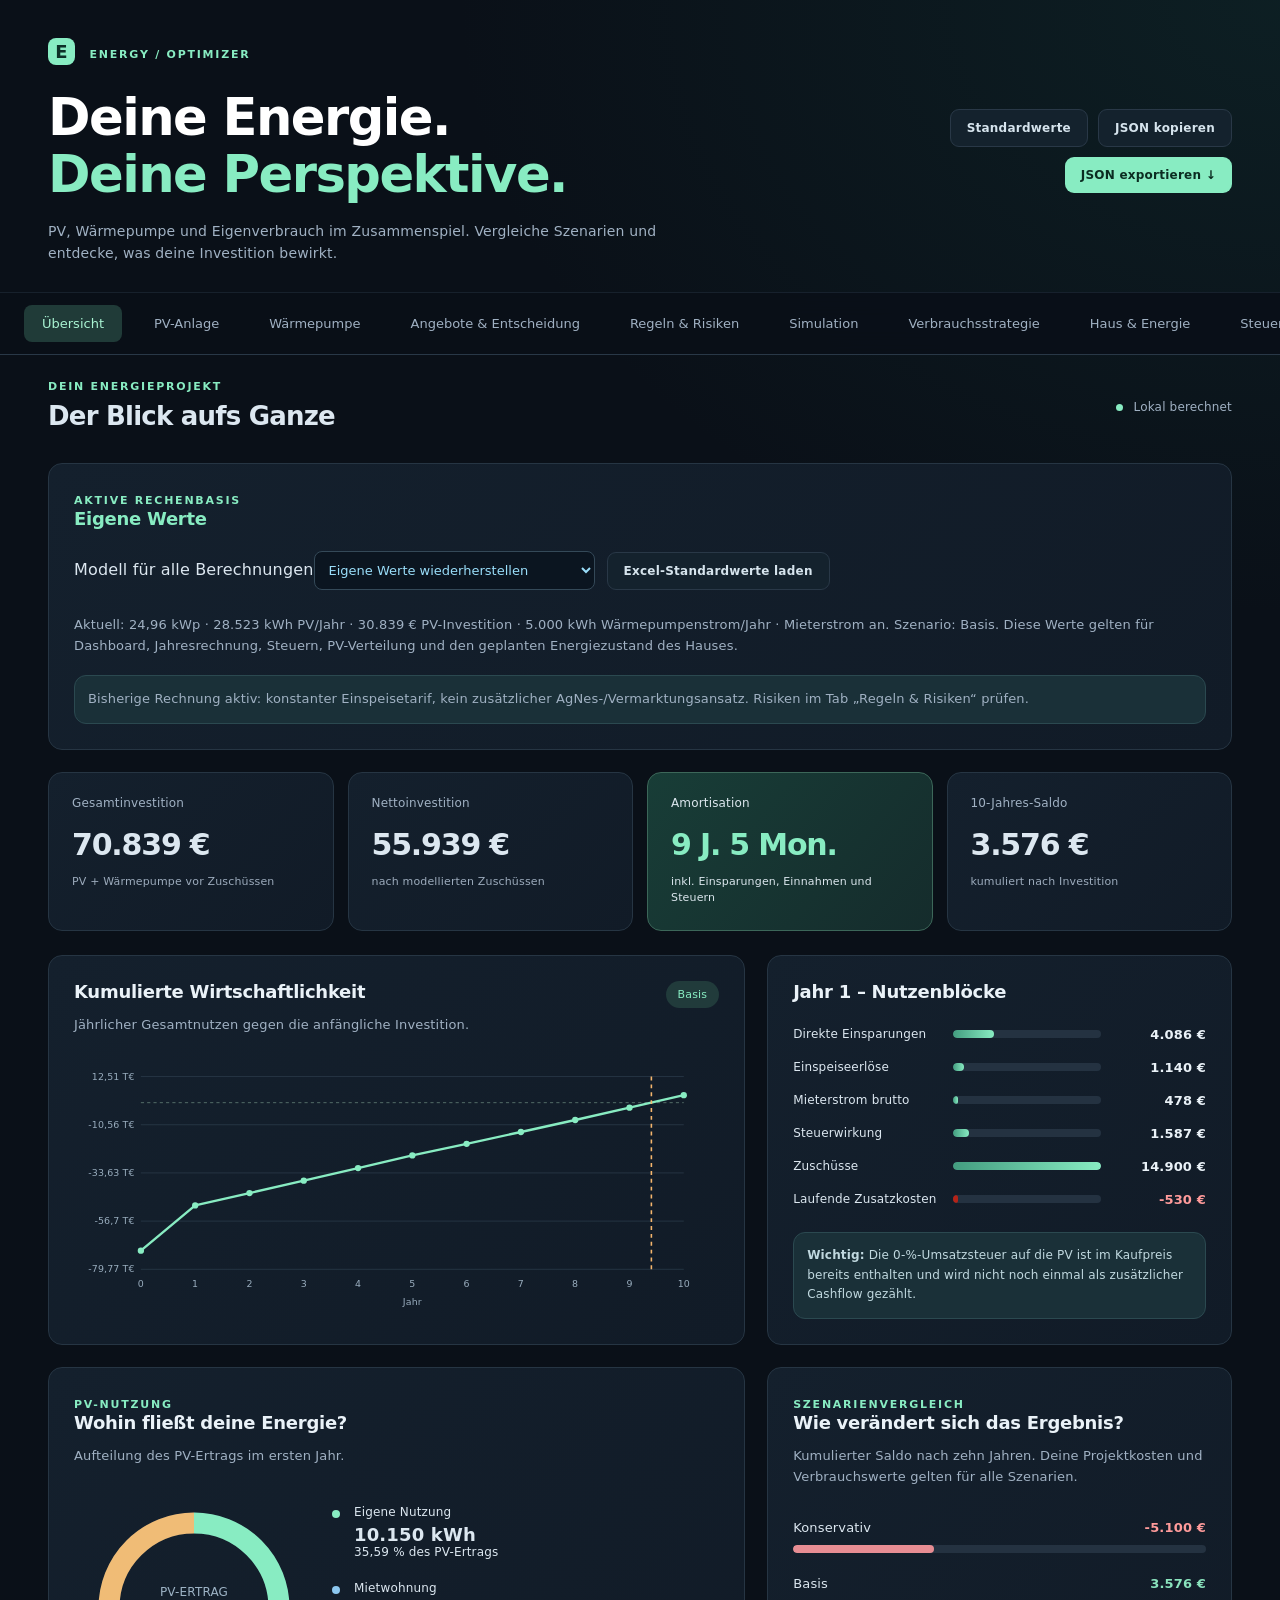
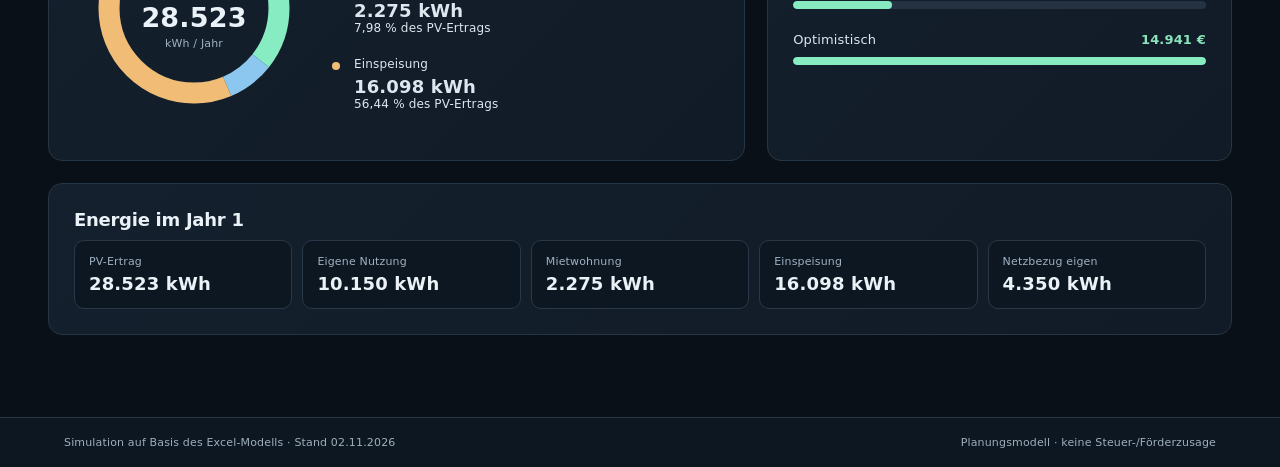
<file: index.html>
<!doctype html>
<html lang="de">
<head>
  <meta charset="utf-8" />
  <meta name="viewport" content="width=device-width,initial-scale=1" />
  <meta name="description" content="Interaktive Simulation für PV, Wärmepumpe, Speicher, Wallbox und Mieterstrom." />
  <title>PV + Wärmepumpe – Simulation & Informationsstrom</title>
  <link rel="stylesheet" href="styles.css" /><link rel="stylesheet" href="dark.css" />
</head>
<body>
<div class="ambient"></div>
  <header class="topbar">
    <div>
      <div class="eyebrow"><span class="brand-mark">E</span> ENERGY / OPTIMIZER</div>
      <h1>Deine Energie.<br><span>Deine Perspektive.</span></h1>
      <p>PV, Wärmepumpe und Eigenverbrauch im Zusammenspiel. Vergleiche Szenarien und entdecke, was deine Investition bewirkt.</p>
    </div>
    <div class="top-actions">
      <button id="resetBtn" class="button secondary">Standardwerte</button>
      <button id="shareBtn" class="button secondary">JSON kopieren</button><button id="downloadBtn" class="button">JSON exportieren ↓</button>
    </div>
  </header>

  <nav class="tabs" aria-label="Bereiche">
    <button class="tab active" data-tab="overview">Übersicht</button>
    <button class="tab" data-tab="pv">PV-Anlage</button>
    <button class="tab" data-tab="wp">Wärmepumpe</button>
    <button class="tab" data-tab="decision">Angebote & Entscheidung</button>
    <button class="tab" data-tab="regulation">Regeln & Risiken</button>
    <button class="tab" data-tab="simulation">Simulation</button>
    <button class="tab" data-tab="strategy">Verbrauchsstrategie</button>
    <button class="tab" data-tab="building">Haus & Energie</button>
    <button class="tab" data-tab="tax">Steuern & Förderung</button>
    <button class="tab" data-tab="assumptions">Annahmen</button>
  </nav>

  <main>
    <section id="regulation" class="panel"><div id="regulationApp"></div></section>
    <section id="decision" class="panel"><div id="decisionApp"></div></section>
    <section id="pv" class="panel"><div id="pvOverview"></div></section>
    <section id="wp" class="panel"><div id="wpOverview"></div></section>
    <section id="building" class="panel"><div id="propertyApp"></div></section>
    <section id="overview" class="panel active"><div class="section-intro"><div><span class="eyebrow">DEIN ENERGIEPROJEKT</span><h2>Der Blick aufs Ganze</h2></div><span class="live-label"><i></i> Lokal berechnet</span></div>
      <article class="card"><span class="eyebrow">AKTIVE RECHENBASIS</span><h2 id="activeModel">Eigene Werte</h2><label for="quickOfferSelect">Modell für alle Berechnungen</label><select id="quickOfferSelect"><option value="">Eigene Werte wiederherstellen</option></select><button id="restoreDefaults" class="button secondary">Excel-Standardwerte laden</button><p id="activeModelDetail"></p><p id="regulationActive" class="callout"></p></article><div class="hero-grid">
        <article class="hero-card">
          <span class="label">Gesamtinvestition</span>
          <strong id="kpiInvestment">–</strong>
          <small>PV + Wärmepumpe vor Zuschüssen</small>
        </article>
        <article class="hero-card">
          <span class="label">Nettoinvestition</span>
          <strong id="kpiNetInvestment">–</strong>
          <small>nach modellierten Zuschüssen</small>
        </article>
        <article class="hero-card accent">
          <span class="label">Amortisation</span>
          <strong id="kpiPayback">–</strong>
          <small>inkl. Einsparungen, Einnahmen und Steuern</small>
        </article>
        <article class="hero-card">
          <span class="label">10-Jahres-Saldo</span>
          <strong id="kpiTenYear">–</strong>
          <small>kumuliert nach Investition</small>
        </article>
      </div>

      <div class="two-col">
        <article class="card">
          <div class="card-head">
            <div>
              <h2>Kumulierte Wirtschaftlichkeit</h2>
              <p>Jährlicher Gesamtnutzen gegen die anfängliche Investition.</p>
            </div>
            <span id="scenarioPill" class="pill">Basis</span>
          </div>
          <div class="chart-scroll"><svg id="cashflowChart" class="chart" viewBox="0 0 820 330" role="img" aria-label="Kumulierte Wirtschaftlichkeit"></svg></div>
        </article>

        <article class="card">
          <h2>Jahr 1 – Nutzenblöcke</h2>
          <div id="benefitBars" class="bar-list"></div>
          <div class="callout">
            <strong>Wichtig:</strong> Die 0-%-Umsatzsteuer auf die PV ist im Kaufpreis bereits enthalten und wird nicht noch einmal als zusätzlicher Cashflow gezählt.
          </div>
        </article>
      </div>

      <div class="two-col"><article class="card"><div class="card-head"><div><span class="eyebrow">PV-NUTZUNG</span><h2>Wohin fließt deine Energie?</h2><p>Aufteilung des PV-Ertrags im ersten Jahr.</p></div></div><div class="donut-layout"><svg id="energyDonut" viewBox="0 0 240 240" role="img" aria-label="PV-Nutzung im ersten Jahr"></svg><div id="energyLegend" class="chart-legend"></div></div></article><article class="card"><span class="eyebrow">SZENARIENVERGLEICH</span><h2>Wie verändert sich das Ergebnis?</h2><p>Kumulierter Saldo nach zehn Jahren. Deine Projektkosten und Verbrauchswerte gelten für alle Szenarien.</p><div id="scenarioComparison" class="scenario-comparison"></div></article></div><article class="card">
        <h2>Energie im Jahr 1</h2>
        <div class="energy-summary">
          <div><span>PV-Ertrag</span><b id="energyPv">–</b></div>
          <div><span>Eigene Nutzung</span><b id="energyOwn">–</b></div>
          <div><span>Mietwohnung</span><b id="energyTenant">–</b></div>
          <div><span>Einspeisung</span><b id="energyFeed">–</b></div>
          <div><span>Netzbezug eigen</span><b id="energyGrid">–</b></div>
        </div>
      </article>
    </section>

    <section id="simulation" class="panel">
      <article class="card"><div class="card-head"><div><span class="eyebrow">ANGEBOTSVERGLEICH</span><h2>Dein Angebotsprofil</h2></div></div><label for="offerSelect">Angebot auswählen</label><select id="offerSelect"><option value="">Eigene Werte wiederherstellen</option></select><button id="applyOffer" class="button">Profilwerte übernehmen</button><p>Die Übernahme ersetzt PV-Kosten, Leistung, Ertrag, Speichergröße und Verbrauchsbasis. WP-Projektkosten, Tarife, Steuern und Förderannahmen bleiben deine aktuellen Planwerte. Szenario wird Manuell.</p><div id="offerDetail"></div><label for="tenantEnabled"><input id="tenantEnabled" type="checkbox"> PV-Strom an Einliegerwohnung verkaufen (§42b-Annahme)</label><p>Bei ausgeschaltetem Verkauf werden der Mietwohnung im Jahresmodell keine PV-kWh zugeordnet. Ihr Stromverbrauch wird separat extern gedeckt. Die gemeinsame physische PV*SOL-Bilanz lässt sich daraus nicht direkt reproduzieren. Abrechnungskosten fallen hier nur bei aktiviertem Verkauf an. Keine Prüfung von Vertrag, Messkonzept oder rechtlichen Voraussetzungen.</p></article>
      <div class="layout-sidebar">
        <aside class="card controls sticky">
          <div class="card-head">
            <div>
              <h2>Parameter</h2>
              <p>Blau markierte Werte sind steuerbar.</p>
            </div>
          </div>
          <label>Szenario
            <select id="scenarioSelect">
              <option>Konservativ</option>
              <option selected>Basis</option>
              <option>Optimistisch</option>
              <option>Manuell</option>
            </select>
          </label>
          <p class="control-unit">Änderungen wechseln zu „Manuell“. Szenarien ersetzen nur die Szenarioannahmen.</p><div id="inputControls"></div>
        </aside>

        <div class="stack">
          <article class="card">
            <h2>5- und 10-Jahres-Vergleich</h2>
            <div class="compare-grid">
              <div class="compare-card"><span>Direkte Einsparungen · 5 J.</span><b id="fiveSavings">–</b></div>
              <div class="compare-card"><span>Einnahmen · 5 J.</span><b id="fiveIncome">–</b></div>
              <div class="compare-card"><span>Steuervorteile · 5 J.</span><b id="fiveTax">–</b></div>
              <div class="compare-card"><span>Restkosten · 5 J.</span><b id="fiveResidual">–</b></div>
              <div class="compare-card"><span>Direkte Einsparungen · 10 J.</span><b id="tenSavings">–</b></div>
              <div class="compare-card"><span>Einnahmen · 10 J.</span><b id="tenIncome">–</b></div>
              <div class="compare-card"><span>Steuervorteile · 10 J.</span><b id="tenTax">–</b></div>
              <div class="compare-card"><span>Saldo · 10 J.</span><b id="tenResidual">–</b></div>
            </div>
          </article>

          <article class="card">
            <h2>Dein jährlicher Rückfluss</h2><p>Einsparungen, Erlöse und Steuerwirkungen im Zeitverlauf. Zuschüsse fallen im ersten Jahr an.</p><div class="chart-scroll"><svg id="annualChart" class="chart" viewBox="0 0 820 330" role="img" aria-label="Jährlicher Nettonutzen"></svg></div><h3>Jahres-Cashflow</h3>
            <div class="table-wrap">
              <table>
                <thead><tr><th>Jahr</th><th>Direkte Einsparung</th><th>Einspeisung</th><th>Mieterstrom</th><th>Steuer</th><th>Zuschüsse</th><th>Laufende Kosten</th><th>Nettonutzen</th><th>Kumuliert</th></tr></thead>
                <tbody id="cashflowTable"></tbody>
              </table>
            </div>
          </article>
        </div>
      </div>
    </section>

    <section id="strategy" class="panel">
      <div class="two-col strategy-top">
        <article class="card">
          <div class="card-head">
            <div>
              <h2>Informationsstrom nach Tageszeit</h2>
              <p>Wähle ein Zeitfenster. Die Reihenfolge darunter zeigt, wohin PV-Strom bevorzugt fließt.</p>
            </div>
          </div>
          <div id="timeButtons" class="time-buttons"></div>
          <div id="flowStage" class="flow-stage"></div>
        </article>

        <article class="card">
          <h2>Aktive Strategie</h2>
          <div class="strategy-controls">
            <label>Strategiemodus
              <select id="strategyMode">
                <option>Standard</option>
                <option selected>Optimal</option>
                <option>Max. Autarkie</option>
              </select>
            </label>
            <label>Batterie nutzbar <span id="batteryValue">17,52 kWh</span>
              <input id="batteryCapacity" type="range" min="0" max="60" step="0.001" value="17.52" />
            </label>
            <label>Mindest-SOC <span id="socMinValue">15 %</span>
              <input id="socMin" type="range" min="5" max="35" step="5" value="15" />
            </label>
            <label>Ziel-SOC 15 Uhr <span id="socTargetValue">85 %</span>
              <input id="socTarget" type="range" min="60" max="100" step="5" value="85" />
            </label>
          </div>
          <p class="model-note">Batteriegröße und SOC sind Betriebsvorgaben. Die Jahresrechnung verwendet Deckungsquoten und Strategiefaktoren; diese Regler verändern die Wirtschaftlichkeit nicht. Zusätzliche Speicherkosten sind nicht separat modelliert.</p><div class="callout"><strong>Grundregel:</strong> Direktverbrauch schlägt Speicherung. Das Auto soll nicht aus dem Hausspeicher geladen werden, wenn dadurch später Haushaltsstrom aus dem Netz gekauft werden muss.</div>
        </article>
      </div>

      <article class="card">
        <h2>Prioritätsmatrix</h2>
        <div class="priority-legend">
          <span><i class="p5"></i>5 höchste</span><span><i class="p4"></i>4 hoch</span><span><i class="p3"></i>3 mittel</span><span><i class="p2"></i>2 niedrig</span><span><i class="p1"></i>1 nur bei Überschuss</span>
        </div>
        <div class="table-wrap"><table id="priorityTable"></table></div>
      </article>
    </section>

    <section id="tax" class="panel">
      <div class="two-col">
        <article class="card">
          <h2>Förderung Wärmepumpe</h2>
          <div class="metric-list">
            <div><span>förderfähige Kosten</span><b id="taxEligible">–</b></div>
            <div><span>KfW Grundförderung</span><b id="taxBaseGrant">–</b></div>
            <div><span>Klimageschwindigkeitsbonus</span><b id="taxClimateGrant">–</b></div>
            <div><span>Mannheim / regional</span><b id="taxLocalGrant">–</b></div>
            <div class="total"><span>Gesamtzuschüsse</span><b id="taxGrantTotal">–</b></div>
          </div>
        </article>
        <article class="card">
          <h2>Steuerwirkung</h2>
          <div class="metric-list">
            <div><span>V+V-Erhaltungsaufwand</span><b id="taxDeductible">–</b></div>
            <div><span>Verteilung</span><b id="taxYears">–</b></div>
            <div><span>jährlicher V+V-Steuereffekt</span><b id="taxAnnual">–</b></div>
            <div><span>PV §35a einmalig</span><b id="tax35a">–</b></div>
            <div><span>0-%-USt PV (nur Info)</span><b id="taxVatInfo">–</b></div>
          </div>
        </article>
      </div>
      <article class="card warning">
        <h2>Hinweis</h2>
        <p>Das ist eine Planungsrechnung aus dem Excel-Modell, keine Steuer- oder Förderzusage. Förderbedingungen 2027, die konkrete Zuordnung des Zuschusses zum vermieteten Anteil und die steuerliche Behandlung sollten vor Antrag bzw. Steuererklärung nochmals geprüft werden.</p>
      </article>
    </section>

    <section id="assumptions" class="panel">
      <article class="card">
        <h2>So rechnet das Modell</h2><p id="modelCoverage"></p><p>Jahresmodell mit PV-Deckungsquoten, ohne Stundenprofile, Speicherverluste oder Abzinsung. Warmwasser ist im Wärmepumpenverbrauch enthalten. Amortisation wird innerhalb des Übergangsjahres linear interpoliert; Zuschüsse und einmalige Steuerwirkungen werden in Jahr 1 gebucht. Finanzierung ist nicht Bestandteil dieser App.</p>
        <p>Die Startwerte und die Rechenlogik stammen aus der korrigierten Excel-Datei vom 7. Oktober 2026. Das Web-Modell übernimmt insbesondere:</p>
        <ul>
          <li>Heidelberg-PV: 24,96 kWp, 30.839 €, ca. 28.523 kWh Ertrag im ersten Jahr.</li>
          <li>Wärmepumpe: Planwert 40.000 € und ca. 5.000 kWh Strombedarf/Jahr.</li>
          <li>Strom: 24 ct/kWh + 18 €/Monat, fünf Jahre Preisgarantie.</li>
          <li>Verbrauch: 6.500 kWh Haushalt, 3.000 kWh Wallbox, 5.000 kWh Wärmepumpe, 3.500 kWh Mietwohnung.</li>
          <li>Mieterstrom/Gebäudestrom und Einspeisevergütung werden getrennt als Einnahmen ausgewiesen.</li>
          <li>V+V-Steuerwirkung kann über 2–5 Jahre verteilt werden; Standard ist 5 Jahre.</li>
        </ul><p>Korrigierte Bezüge: Mieterstromdeckung wird aus Basisdeckung × Strategiefaktor ermittelt (Verbrauchsstrategie!G10). V+V verwendet den vermieteten Flächenanteil, PV-Arbeitskosten den selbstgenutzten Anteil. Förder- und Steuerwerte sind editierbare Annahmen aus der Excel, keine aktuell verifizierten Ansprüche.</p>
      </article>
      <article class="card">
        <h2>GitHub Pages</h2>
        <p>Die App benötigt keinen Server, keine Datenbank und keine externen JavaScript-Bibliotheken. Dadurch kann sie direkt aus dem Repository-Root via GitHub Pages veröffentlicht werden.</p>
        <p>Die Konfiguration wird nur lokal im Browser gespeichert. Über „Konfiguration kopieren“ kannst du einen JSON-Datensatz in die Zwischenablage übernehmen.</p>
      </article>
    </section>
  </main>

  <footer>
    <span>Simulation auf Basis des Excel-Modells · Stand 02.11.2026</span>
    <span>Planungsmodell · keine Steuer-/Förderzusage</span>
  </footer>

  <noscript><p>Bitte JavaScript aktivieren, um die Simulation zu nutzen.</p></noscript><script src="profiles.js"></script><script src="app.js"></script><script src="property.js"></script><script src="decision.js"></script><script src="regulation.js"></script>
</body>
</html>
</file>
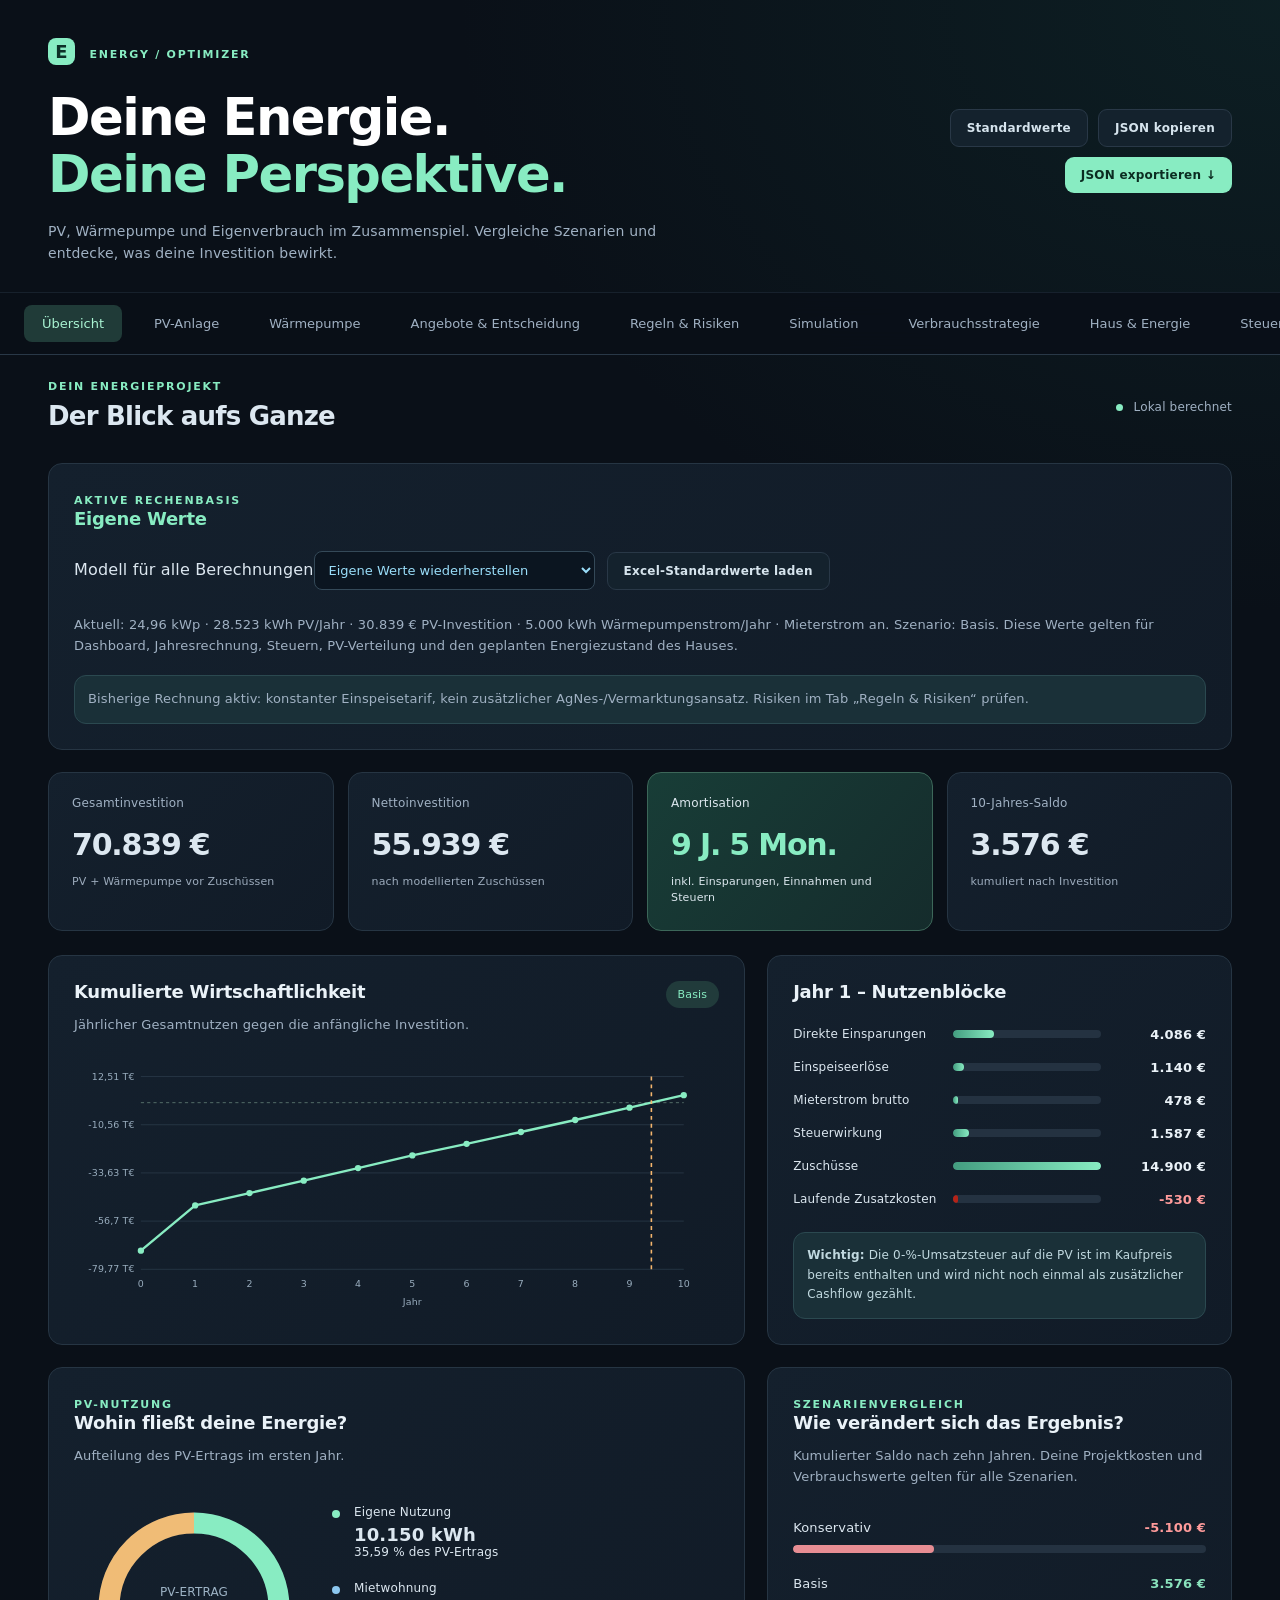
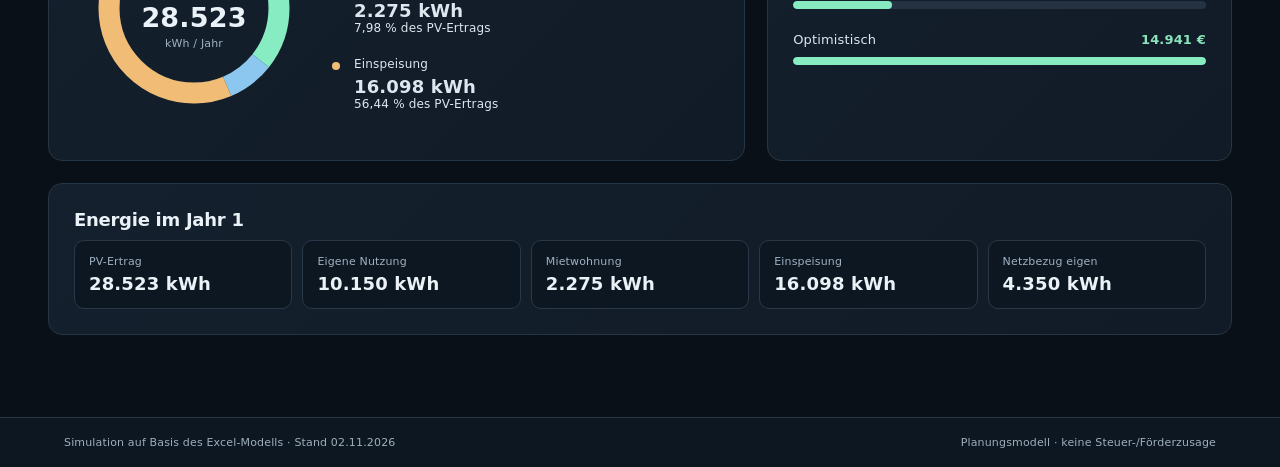
<file: versions_updates/energy-optimizer-github-pages-risikoszenarien/index.html>
<!doctype html>
<html lang="de">
<head>
  <meta charset="utf-8" />
  <meta name="viewport" content="width=device-width,initial-scale=1" />
  <meta name="description" content="Interaktive Simulation für PV, Wärmepumpe, Speicher, Wallbox und Mieterstrom." />
  <title>PV + Wärmepumpe – Simulation & Informationsstrom</title>
  <link rel="stylesheet" href="styles.css" /><link rel="stylesheet" href="dark.css" />
</head>
<body>
<div class="ambient"></div>
  <header class="topbar">
    <div>
      <div class="eyebrow"><span class="brand-mark">E</span> ENERGY / OPTIMIZER</div>
      <h1>Deine Energie.<br><span>Deine Perspektive.</span></h1>
      <p>PV, Wärmepumpe und Eigenverbrauch im Zusammenspiel. Vergleiche Szenarien und entdecke, was deine Investition bewirkt.</p>
    </div>
    <div class="top-actions">
      <button id="resetBtn" class="button secondary">Standardwerte</button>
      <button id="shareBtn" class="button secondary">JSON kopieren</button><button id="downloadBtn" class="button">JSON exportieren ↓</button>
    </div>
  </header>

  <nav class="tabs" aria-label="Bereiche">
    <button class="tab active" data-tab="overview">Übersicht</button>
    <button class="tab" data-tab="pv">PV-Anlage</button>
    <button class="tab" data-tab="wp">Wärmepumpe</button>
    <button class="tab" data-tab="decision">Angebote & Entscheidung</button>
    <button class="tab" data-tab="regulation">Regeln & Risiken</button>
    <button class="tab" data-tab="simulation">Simulation</button>
    <button class="tab" data-tab="strategy">Verbrauchsstrategie</button>
    <button class="tab" data-tab="building">Haus & Energie</button>
    <button class="tab" data-tab="tax">Steuern & Förderung</button>
    <button class="tab" data-tab="assumptions">Annahmen</button>
  </nav>

  <main>
    <section id="regulation" class="panel"><div id="regulationApp"></div></section>
    <section id="decision" class="panel"><div id="decisionApp"></div></section>
    <section id="pv" class="panel"><div id="pvOverview"></div></section>
    <section id="wp" class="panel"><div id="wpOverview"></div></section>
    <section id="building" class="panel"><div id="propertyApp"></div></section>
    <section id="overview" class="panel active"><div class="section-intro"><div><span class="eyebrow">DEIN ENERGIEPROJEKT</span><h2>Der Blick aufs Ganze</h2></div><span class="live-label"><i></i> Lokal berechnet</span></div>
      <article class="card"><span class="eyebrow">AKTIVE RECHENBASIS</span><h2 id="activeModel">Eigene Werte</h2><label for="quickOfferSelect">Modell für alle Berechnungen</label><select id="quickOfferSelect"><option value="">Eigene Werte wiederherstellen</option></select><button id="restoreDefaults" class="button secondary">Excel-Standardwerte laden</button><p id="activeModelDetail"></p><p id="regulationActive" class="callout"></p></article><div class="hero-grid">
        <article class="hero-card">
          <span class="label">Gesamtinvestition</span>
          <strong id="kpiInvestment">–</strong>
          <small>PV + Wärmepumpe vor Zuschüssen</small>
        </article>
        <article class="hero-card">
          <span class="label">Nettoinvestition</span>
          <strong id="kpiNetInvestment">–</strong>
          <small>nach modellierten Zuschüssen</small>
        </article>
        <article class="hero-card accent">
          <span class="label">Amortisation</span>
          <strong id="kpiPayback">–</strong>
          <small>inkl. Einsparungen, Einnahmen und Steuern</small>
        </article>
        <article class="hero-card">
          <span class="label">10-Jahres-Saldo</span>
          <strong id="kpiTenYear">–</strong>
          <small>kumuliert nach Investition</small>
        </article>
      </div>

      <div class="two-col">
        <article class="card">
          <div class="card-head">
            <div>
              <h2>Kumulierte Wirtschaftlichkeit</h2>
              <p>Jährlicher Gesamtnutzen gegen die anfängliche Investition.</p>
            </div>
            <span id="scenarioPill" class="pill">Basis</span>
          </div>
          <div class="chart-scroll"><svg id="cashflowChart" class="chart" viewBox="0 0 820 330" role="img" aria-label="Kumulierte Wirtschaftlichkeit"></svg></div>
        </article>

        <article class="card">
          <h2>Jahr 1 – Nutzenblöcke</h2>
          <div id="benefitBars" class="bar-list"></div>
          <div class="callout">
            <strong>Wichtig:</strong> Die 0-%-Umsatzsteuer auf die PV ist im Kaufpreis bereits enthalten und wird nicht noch einmal als zusätzlicher Cashflow gezählt.
          </div>
        </article>
      </div>

      <div class="two-col"><article class="card"><div class="card-head"><div><span class="eyebrow">PV-NUTZUNG</span><h2>Wohin fließt deine Energie?</h2><p>Aufteilung des PV-Ertrags im ersten Jahr.</p></div></div><div class="donut-layout"><svg id="energyDonut" viewBox="0 0 240 240" role="img" aria-label="PV-Nutzung im ersten Jahr"></svg><div id="energyLegend" class="chart-legend"></div></div></article><article class="card"><span class="eyebrow">SZENARIENVERGLEICH</span><h2>Wie verändert sich das Ergebnis?</h2><p>Kumulierter Saldo nach zehn Jahren. Deine Projektkosten und Verbrauchswerte gelten für alle Szenarien.</p><div id="scenarioComparison" class="scenario-comparison"></div></article></div><article class="card">
        <h2>Energie im Jahr 1</h2>
        <div class="energy-summary">
          <div><span>PV-Ertrag</span><b id="energyPv">–</b></div>
          <div><span>Eigene Nutzung</span><b id="energyOwn">–</b></div>
          <div><span>Mietwohnung</span><b id="energyTenant">–</b></div>
          <div><span>Einspeisung</span><b id="energyFeed">–</b></div>
          <div><span>Netzbezug eigen</span><b id="energyGrid">–</b></div>
        </div>
      </article>
    </section>

    <section id="simulation" class="panel">
      <article class="card"><div class="card-head"><div><span class="eyebrow">ANGEBOTSVERGLEICH</span><h2>Dein Angebotsprofil</h2></div></div><label for="offerSelect">Angebot auswählen</label><select id="offerSelect"><option value="">Eigene Werte wiederherstellen</option></select><button id="applyOffer" class="button">Profilwerte übernehmen</button><p>Die Übernahme ersetzt PV-Kosten, Leistung, Ertrag, Speichergröße und Verbrauchsbasis. WP-Projektkosten, Tarife, Steuern und Förderannahmen bleiben deine aktuellen Planwerte. Szenario wird Manuell.</p><div id="offerDetail"></div><label for="tenantEnabled"><input id="tenantEnabled" type="checkbox"> PV-Strom an Einliegerwohnung verkaufen (§42b-Annahme)</label><p>Bei ausgeschaltetem Verkauf werden der Mietwohnung im Jahresmodell keine PV-kWh zugeordnet. Ihr Stromverbrauch wird separat extern gedeckt. Die gemeinsame physische PV*SOL-Bilanz lässt sich daraus nicht direkt reproduzieren. Abrechnungskosten fallen hier nur bei aktiviertem Verkauf an. Keine Prüfung von Vertrag, Messkonzept oder rechtlichen Voraussetzungen.</p></article>
      <div class="layout-sidebar">
        <aside class="card controls sticky">
          <div class="card-head">
            <div>
              <h2>Parameter</h2>
              <p>Blau markierte Werte sind steuerbar.</p>
            </div>
          </div>
          <label>Szenario
            <select id="scenarioSelect">
              <option>Konservativ</option>
              <option selected>Basis</option>
              <option>Optimistisch</option>
              <option>Manuell</option>
            </select>
          </label>
          <p class="control-unit">Änderungen wechseln zu „Manuell“. Szenarien ersetzen nur die Szenarioannahmen.</p><div id="inputControls"></div>
        </aside>

        <div class="stack">
          <article class="card">
            <h2>5- und 10-Jahres-Vergleich</h2>
            <div class="compare-grid">
              <div class="compare-card"><span>Direkte Einsparungen · 5 J.</span><b id="fiveSavings">–</b></div>
              <div class="compare-card"><span>Einnahmen · 5 J.</span><b id="fiveIncome">–</b></div>
              <div class="compare-card"><span>Steuervorteile · 5 J.</span><b id="fiveTax">–</b></div>
              <div class="compare-card"><span>Restkosten · 5 J.</span><b id="fiveResidual">–</b></div>
              <div class="compare-card"><span>Direkte Einsparungen · 10 J.</span><b id="tenSavings">–</b></div>
              <div class="compare-card"><span>Einnahmen · 10 J.</span><b id="tenIncome">–</b></div>
              <div class="compare-card"><span>Steuervorteile · 10 J.</span><b id="tenTax">–</b></div>
              <div class="compare-card"><span>Saldo · 10 J.</span><b id="tenResidual">–</b></div>
            </div>
          </article>

          <article class="card">
            <h2>Dein jährlicher Rückfluss</h2><p>Einsparungen, Erlöse und Steuerwirkungen im Zeitverlauf. Zuschüsse fallen im ersten Jahr an.</p><div class="chart-scroll"><svg id="annualChart" class="chart" viewBox="0 0 820 330" role="img" aria-label="Jährlicher Nettonutzen"></svg></div><h3>Jahres-Cashflow</h3>
            <div class="table-wrap">
              <table>
                <thead><tr><th>Jahr</th><th>Direkte Einsparung</th><th>Einspeisung</th><th>Mieterstrom</th><th>Steuer</th><th>Zuschüsse</th><th>Laufende Kosten</th><th>Nettonutzen</th><th>Kumuliert</th></tr></thead>
                <tbody id="cashflowTable"></tbody>
              </table>
            </div>
          </article>
        </div>
      </div>
    </section>

    <section id="strategy" class="panel">
      <div class="two-col strategy-top">
        <article class="card">
          <div class="card-head">
            <div>
              <h2>Informationsstrom nach Tageszeit</h2>
              <p>Wähle ein Zeitfenster. Die Reihenfolge darunter zeigt, wohin PV-Strom bevorzugt fließt.</p>
            </div>
          </div>
          <div id="timeButtons" class="time-buttons"></div>
          <div id="flowStage" class="flow-stage"></div>
        </article>

        <article class="card">
          <h2>Aktive Strategie</h2>
          <div class="strategy-controls">
            <label>Strategiemodus
              <select id="strategyMode">
                <option>Standard</option>
                <option selected>Optimal</option>
                <option>Max. Autarkie</option>
              </select>
            </label>
            <label>Batterie nutzbar <span id="batteryValue">17,52 kWh</span>
              <input id="batteryCapacity" type="range" min="0" max="60" step="0.001" value="17.52" />
            </label>
            <label>Mindest-SOC <span id="socMinValue">15 %</span>
              <input id="socMin" type="range" min="5" max="35" step="5" value="15" />
            </label>
            <label>Ziel-SOC 15 Uhr <span id="socTargetValue">85 %</span>
              <input id="socTarget" type="range" min="60" max="100" step="5" value="85" />
            </label>
          </div>
          <p class="model-note">Batteriegröße und SOC sind Betriebsvorgaben. Die Jahresrechnung verwendet Deckungsquoten und Strategiefaktoren; diese Regler verändern die Wirtschaftlichkeit nicht. Zusätzliche Speicherkosten sind nicht separat modelliert.</p><div class="callout"><strong>Grundregel:</strong> Direktverbrauch schlägt Speicherung. Das Auto soll nicht aus dem Hausspeicher geladen werden, wenn dadurch später Haushaltsstrom aus dem Netz gekauft werden muss.</div>
        </article>
      </div>

      <article class="card">
        <h2>Prioritätsmatrix</h2>
        <div class="priority-legend">
          <span><i class="p5"></i>5 höchste</span><span><i class="p4"></i>4 hoch</span><span><i class="p3"></i>3 mittel</span><span><i class="p2"></i>2 niedrig</span><span><i class="p1"></i>1 nur bei Überschuss</span>
        </div>
        <div class="table-wrap"><table id="priorityTable"></table></div>
      </article>
    </section>

    <section id="tax" class="panel">
      <div class="two-col">
        <article class="card">
          <h2>Förderung Wärmepumpe</h2>
          <div class="metric-list">
            <div><span>förderfähige Kosten</span><b id="taxEligible">–</b></div>
            <div><span>KfW Grundförderung</span><b id="taxBaseGrant">–</b></div>
            <div><span>Klimageschwindigkeitsbonus</span><b id="taxClimateGrant">–</b></div>
            <div><span>Mannheim / regional</span><b id="taxLocalGrant">–</b></div>
            <div class="total"><span>Gesamtzuschüsse</span><b id="taxGrantTotal">–</b></div>
          </div>
        </article>
        <article class="card">
          <h2>Steuerwirkung</h2>
          <div class="metric-list">
            <div><span>V+V-Erhaltungsaufwand</span><b id="taxDeductible">–</b></div>
            <div><span>Verteilung</span><b id="taxYears">–</b></div>
            <div><span>jährlicher V+V-Steuereffekt</span><b id="taxAnnual">–</b></div>
            <div><span>PV §35a einmalig</span><b id="tax35a">–</b></div>
            <div><span>0-%-USt PV (nur Info)</span><b id="taxVatInfo">–</b></div>
          </div>
        </article>
      </div>
      <article class="card warning">
        <h2>Hinweis</h2>
        <p>Das ist eine Planungsrechnung aus dem Excel-Modell, keine Steuer- oder Förderzusage. Förderbedingungen 2027, die konkrete Zuordnung des Zuschusses zum vermieteten Anteil und die steuerliche Behandlung sollten vor Antrag bzw. Steuererklärung nochmals geprüft werden.</p>
      </article>
    </section>

    <section id="assumptions" class="panel">
      <article class="card">
        <h2>So rechnet das Modell</h2><p id="modelCoverage"></p><p>Jahresmodell mit PV-Deckungsquoten, ohne Stundenprofile, Speicherverluste oder Abzinsung. Warmwasser ist im Wärmepumpenverbrauch enthalten. Amortisation wird innerhalb des Übergangsjahres linear interpoliert; Zuschüsse und einmalige Steuerwirkungen werden in Jahr 1 gebucht. Finanzierung ist nicht Bestandteil dieser App.</p>
        <p>Die Startwerte und die Rechenlogik stammen aus der korrigierten Excel-Datei vom 7. Oktober 2026. Das Web-Modell übernimmt insbesondere:</p>
        <ul>
          <li>Heidelberg-PV: 24,96 kWp, 30.839 €, ca. 28.523 kWh Ertrag im ersten Jahr.</li>
          <li>Wärmepumpe: Planwert 40.000 € und ca. 5.000 kWh Strombedarf/Jahr.</li>
          <li>Strom: 24 ct/kWh + 18 €/Monat, fünf Jahre Preisgarantie.</li>
          <li>Verbrauch: 6.500 kWh Haushalt, 3.000 kWh Wallbox, 5.000 kWh Wärmepumpe, 3.500 kWh Mietwohnung.</li>
          <li>Mieterstrom/Gebäudestrom und Einspeisevergütung werden getrennt als Einnahmen ausgewiesen.</li>
          <li>V+V-Steuerwirkung kann über 2–5 Jahre verteilt werden; Standard ist 5 Jahre.</li>
        </ul><p>Korrigierte Bezüge: Mieterstromdeckung wird aus Basisdeckung × Strategiefaktor ermittelt (Verbrauchsstrategie!G10). V+V verwendet den vermieteten Flächenanteil, PV-Arbeitskosten den selbstgenutzten Anteil. Förder- und Steuerwerte sind editierbare Annahmen aus der Excel, keine aktuell verifizierten Ansprüche.</p>
      </article>
      <article class="card">
        <h2>GitHub Pages</h2>
        <p>Die App benötigt keinen Server, keine Datenbank und keine externen JavaScript-Bibliotheken. Dadurch kann sie direkt aus dem Repository-Root via GitHub Pages veröffentlicht werden.</p>
        <p>Die Konfiguration wird nur lokal im Browser gespeichert. Über „Konfiguration kopieren“ kannst du einen JSON-Datensatz in die Zwischenablage übernehmen.</p>
      </article>
    </section>
  </main>

  <footer>
    <span>Simulation auf Basis des Excel-Modells · Stand 02.11.2026</span>
    <span>Planungsmodell · keine Steuer-/Förderzusage</span>
  </footer>

  <noscript><p>Bitte JavaScript aktivieren, um die Simulation zu nutzen.</p></noscript><script src="profiles.js"></script><script src="app.js"></script><script src="property.js"></script><script src="decision.js"></script><script src="regulation.js"></script>
</body>
</html>
</file>
<file: styles.css>
:root{
  --bg:#f3f6f9;--card:#fff;--ink:#17324d;--muted:#627384;--line:#dce5ec;
  --blue:#2f5d7c;--blue2:#4f86a6;--sky:#d9eaf7;--green:#dff0d8;--green-ink:#24552d;
  --yellow:#fff2cc;--orange:#fce4d6;--red:#f4cccc;--shadow:0 12px 36px rgba(23,50,77,.08)
}
*{box-sizing:border-box} body{margin:0;font-family:Inter,ui-sans-serif,system-ui,-apple-system,BlinkMacSystemFont,"Segoe UI",sans-serif;background:var(--bg);color:#1d2a33}
button,select,input{font:inherit}.topbar{display:flex;justify-content:space-between;gap:24px;align-items:end;padding:34px clamp(20px,5vw,72px) 24px;background:linear-gradient(135deg,#17324d,#2f5d7c);color:#fff}
.topbar h1{margin:2px 0 8px;font-size:clamp(28px,4vw,46px);letter-spacing:-.03em}.topbar p{margin:0;max-width:800px;color:#dce7ee}.eyebrow{text-transform:uppercase;letter-spacing:.14em;font-size:12px;font-weight:800;color:#bfe0f4}.top-actions{display:flex;gap:10px;flex-wrap:wrap}.button{border:0;border-radius:12px;padding:10px 15px;font-weight:750;background:#fff;color:var(--ink);cursor:pointer}.button.secondary{background:rgba(255,255,255,.14);color:#fff;border:1px solid rgba(255,255,255,.25)}
.tabs{position:sticky;top:0;z-index:10;display:flex;gap:6px;overflow:auto;padding:10px clamp(16px,5vw,72px);background:rgba(255,255,255,.93);backdrop-filter:blur(12px);border-bottom:1px solid var(--line)}.tab{white-space:nowrap;border:0;background:transparent;border-radius:10px;padding:9px 13px;color:var(--muted);font-weight:700;cursor:pointer}.tab.active{background:var(--ink);color:#fff}
main{max-width:1440px;margin:auto;padding:28px clamp(16px,4vw,48px) 60px}.panel{display:none}.panel.active{display:block}.hero-grid{display:grid;grid-template-columns:repeat(4,1fr);gap:16px;margin-bottom:18px}.hero-card,.card{background:var(--card);border:1px solid var(--line);box-shadow:var(--shadow);border-radius:18px}.hero-card{padding:22px}.hero-card.accent{background:linear-gradient(145deg,#17324d,#2f5d7c);color:#fff}.hero-card .label{display:block;color:var(--muted);font-size:13px;font-weight:750;margin-bottom:8px}.hero-card.accent .label,.hero-card.accent small{color:#dce7ee}.hero-card strong{display:block;font-size:30px;letter-spacing:-.03em}.hero-card small{display:block;margin-top:8px;color:var(--muted)}
.card{padding:22px;margin-bottom:18px}.card h2{color:var(--ink);margin:0 0 6px;font-size:20px}.card p{color:var(--muted);line-height:1.55}.card-head{display:flex;justify-content:space-between;gap:18px;align-items:start}.pill{background:var(--sky);color:var(--ink);font-weight:800;border-radius:999px;padding:6px 10px;font-size:12px}.two-col{display:grid;grid-template-columns:1.55fr 1fr;gap:18px}.chart{width:100%;height:auto;min-height:280px}.chart text{font-family:inherit;fill:#627384;font-size:12px}.chart .grid{stroke:#dfe8ee;stroke-width:1}.chart .axis{stroke:#9fb1bf;stroke-width:1}.chart .zero{stroke:#8b9aa6;stroke-dasharray:4 4}.chart .area{fill:rgba(47,93,124,.10)}.chart .line{fill:none;stroke:#2f5d7c;stroke-width:4;stroke-linecap:round;stroke-linejoin:round}.chart .dot{fill:#17324d}.chart .payback{stroke:#3f8b4d;stroke-width:2;stroke-dasharray:5 5}
.bar-list{display:grid;gap:14px;margin-top:22px}.bar-row{display:grid;grid-template-columns:180px 1fr 95px;gap:12px;align-items:center}.bar-track{height:14px;background:#edf2f5;border-radius:99px;overflow:hidden}.bar-fill{height:100%;border-radius:99px;background:linear-gradient(90deg,#2f5d7c,#73a7c4)}.bar-row b{text-align:right;color:var(--ink)}.callout{margin-top:18px;padding:14px 16px;border-radius:12px;background:var(--sky);color:#334b5e;line-height:1.45}.energy-summary{display:grid;grid-template-columns:repeat(5,1fr);gap:12px}.energy-summary div{padding:14px;border:1px solid var(--line);border-radius:12px;background:#fafcfd}.energy-summary span{display:block;color:var(--muted);font-size:12px;margin-bottom:5px}.energy-summary b{color:var(--ink);font-size:18px}
.layout-sidebar{display:grid;grid-template-columns:330px 1fr;gap:18px}.sticky{position:sticky;top:74px;align-self:start;max-height:calc(100vh - 96px);overflow:auto}.controls label,.strategy-controls label{display:block;font-size:13px;font-weight:750;color:#405463;margin:14px 0 6px}.controls input,.controls select,.strategy-controls input,.strategy-controls select{width:100%}.controls input[type=number],select{border:1px solid #b9cbd7;border-radius:10px;padding:9px 10px;background:#f8fbff;color:#0047a8}.control-row{display:grid;grid-template-columns:1fr 110px;gap:8px;align-items:end}.control-unit{font-size:11px;color:var(--muted);margin-top:2px}.stack{min-width:0}.compare-grid{display:grid;grid-template-columns:repeat(4,1fr);gap:12px}.compare-card{border:1px solid var(--line);border-radius:12px;padding:14px;background:#fbfdfe}.compare-card span{display:block;font-size:12px;color:var(--muted);min-height:32px}.compare-card b{font-size:20px;color:var(--ink)}.table-wrap{overflow:auto}table{width:100%;border-collapse:collapse;font-size:13px}th{position:sticky;top:0;background:#eef4f7;color:#334b5e;text-align:right;padding:10px;border-bottom:1px solid var(--line)}th:first-child,td:first-child{text-align:left}td{text-align:right;padding:10px;border-bottom:1px solid #edf1f3;white-space:nowrap}.negative{color:#b42318}.positive{color:#287a38}
.strategy-top{grid-template-columns:1.7fr 1fr}.time-buttons{display:flex;gap:8px;flex-wrap:wrap;margin:16px 0}.time-buttons button{border:1px solid var(--line);background:#fff;border-radius:999px;padding:8px 11px;cursor:pointer;font-weight:750;color:#566b7a}.time-buttons button.active{background:var(--ink);color:#fff}.flow-stage{display:grid;gap:10px}.flow-source{display:flex;align-items:center;justify-content:space-between;padding:14px;border-radius:14px;background:linear-gradient(135deg,#fff2cc,#fff9e4);border:1px solid #f1d77a}.flow-arrow{text-align:center;color:#78909f;font-size:20px}.flow-target{display:grid;grid-template-columns:46px 1fr 64px;gap:12px;align-items:center;padding:12px 14px;border-radius:14px;border:1px solid var(--line);background:#fff}.flow-target .rank{width:36px;height:36px;border-radius:50%;display:grid;place-items:center;font-weight:900;color:#17324d}.flow-target .meta{color:var(--muted);font-size:12px;margin-top:2px}.flow-target .score{text-align:right;font-weight:900}.flow-target.p5 .rank{background:var(--green)}.flow-target.p4 .rank{background:var(--sky)}.flow-target.p3 .rank{background:var(--yellow)}.flow-target.p2 .rank{background:var(--orange)}.flow-target.p1 .rank{background:var(--red)}.strategy-controls span{float:right;color:var(--ink)}.priority-legend{display:flex;gap:16px;flex-wrap:wrap;margin:12px 0 16px;color:#506473;font-size:12px}.priority-legend i{display:inline-block;width:13px;height:13px;border-radius:3px;margin-right:5px;vertical-align:-2px}.p5{background:var(--green)}.p4{background:var(--sky)}.p3{background:var(--yellow)}.p2{background:var(--orange)}.p1{background:var(--red)}#priorityTable td.score{font-weight:900;text-align:center;border-left:1px solid #edf1f3}.metric-list{display:grid;gap:6px;margin-top:16px}.metric-list div{display:flex;justify-content:space-between;gap:20px;padding:10px 0;border-bottom:1px solid #edf1f3}.metric-list span{color:var(--muted)}.metric-list .total{font-size:18px;border-top:2px solid var(--ink);border-bottom:0;margin-top:5px}.warning{border-color:#f2d07e;background:#fffaf0}.warning h2{color:#815a00}ul{color:#526574;line-height:1.65}footer{display:flex;justify-content:space-between;gap:18px;flex-wrap:wrap;padding:18px clamp(20px,5vw,72px);background:#e9eff3;color:#637786;font-size:12px}
@media(max-width:1050px){.hero-grid{grid-template-columns:repeat(2,1fr)}.two-col,.layout-sidebar,.strategy-top{grid-template-columns:1fr}.sticky{position:static;max-height:none}.compare-grid{grid-template-columns:repeat(2,1fr)}.energy-summary{grid-template-columns:repeat(3,1fr)}}@media(max-width:620px){.topbar{align-items:start;flex-direction:column}.hero-grid,.compare-grid,.energy-summary{grid-template-columns:1fr}.bar-row{grid-template-columns:1fr}.bar-row b{text-align:left}.card{padding:16px}.tabs{padding-inline:12px}}
</file>
<file: dark.css>
:root{color-scheme:dark;--bg:#0a1018;--card:#121d29;--ink:#eaf2f8;--muted:#a0b1c3;--line:#293847;--sky:#183944;--green:#163e32;--green-ink:#7ee5b7;--yellow:#403821;--orange:#443021;--red:#432831;--shadow:0 12px 30px #0002;--mint:#88ecc2}
body{background:var(--bg);color:#dce7f0;font-family:"Segoe UI",system-ui,sans-serif;letter-spacing:.01em}.ambient{position:absolute;z-index:-1;top:0;right:0;width:65vw;height:620px;background:radial-gradient(ellipse at top right,#164b4540,transparent 70%);pointer-events:none}.topbar{background:transparent;max-width:1440px;margin:auto;padding:38px 48px 28px;align-items:center}.eyebrow{color:var(--mint);font-size:11px;letter-spacing:.16em;font-weight:700}.brand-mark{display:inline-grid;place-items:center;background:var(--mint);color:#0d3027;height:27px;width:27px;border-radius:8px;margin-right:9px;font-size:18px;letter-spacing:0}.topbar h1{font-size:clamp(34px,4vw,54px);font-weight:650;line-height:1.12;margin:24px 0 16px}.topbar h1 span{color:var(--mint)}.topbar p{max-width:630px;color:var(--muted);font-size:14px;line-height:1.6}.top-actions{max-width:330px;justify-content:flex-end}.button{background:var(--mint);color:#0b2c21;border-radius:9px;padding:11px 16px;font-size:12px;letter-spacing:.02em}.button.secondary{background:#14222d;color:#d6e4ed;border:1px solid var(--line)}button:hover{filter:brightness(1.12)}button:focus-visible,select:focus-visible,input:focus-visible{outline:2px solid var(--mint);outline-offset:4px}.tabs{background:#0a1018ed;padding:12px max(24px,calc((100vw - 1344px)/2));border-top:1px solid #26354380;gap:14px}.tab{font-size:13px;font-weight:500;color:#a0b1c3;padding:11px 18px;border-radius:8px}.tab.active{background:#203b38;color:#a9f4d3}.section-intro{display:flex;justify-content:space-between;align-items:center;margin:2px 0 25px}.section-intro h2{font-size:26px;letter-spacing:-.03em;font-weight:550;margin:7px 0}.live-label{color:var(--muted);font-size:12px}.live-label i{display:inline-block;width:7px;height:7px;background:var(--mint);border-radius:50%;margin-right:7px}main{padding-top:18px}.hero-grid{gap:14px;margin-bottom:24px}.hero-card,.card{border-radius:14px;border-color:#263543;background:linear-gradient(135deg,#14202d,#111b27);box-shadow:none}.hero-card{padding:23px;min-height:156px}.hero-card strong{font-size:30px;font-weight:550;font-variant-numeric:tabular-nums;letter-spacing:-.04em}.hero-card .label{font-size:12px;font-weight:500;margin-bottom:17px}.hero-card small{font-size:11px;line-height:1.5;margin-top:12px;color:#9cabbc}.hero-card.accent{background:linear-gradient(130deg,#183d37,#152c2c);border-color:#3c6759}.hero-card.accent strong{color:var(--mint)}.card{padding:25px;margin-bottom:22px}.card h2{font-weight:550;font-size:18px;letter-spacing:-.015em;margin-bottom:10px}.card h3{font-size:16px;font-weight:500;margin-top:24px}.card p{font-size:13px;color:var(--muted);line-height:1.6}.two-col{grid-template-columns:1.5fr 1fr;gap:22px}.pill{background:#213b3b;color:var(--mint);font-weight:500;font-size:11px;padding:7px 12px}.chart{min-height:240px}.chart text{fill:#9aaebf;font-size:12px}.chart .grid{stroke:#2a3a49}.chart .zero{stroke:#648077}.chart .line{stroke:var(--mint);stroke-width:3}.chart .dot{fill:var(--mint)}.chart .payback{stroke:#f5b66d}.bar-row{grid-template-columns:150px 1fr 95px;font-size:12px;gap:10px}.bar-track{background:#243241;height:8px}.bar-fill{background:linear-gradient(90deg,#439d80,#88ecc2)}.bar-row b{font-size:13px;font-weight:550}.bar-list{gap:18px;margin:25px 0}.callout{background:#1a3038;border:1px solid #2b4950;color:#c0d8df;font-size:12px;padding:13px;line-height:1.65}.energy-summary div,.compare-card{background:#0d1721;border-color:var(--line);border-radius:10px}.energy-summary b{font-weight:550}.energy-summary span{font-size:11px}.energy-summary{gap:10px}.donut-layout{display:grid;grid-template-columns:240px 1fr;align-items:center;gap:18px;min-height:255px}.donut-layout svg{width:100%;height:auto}.chart-legend{display:grid;gap:22px;font-size:12px}.legend-item{display:grid;grid-template-columns:10px 1fr;gap:12px}.legend-dot{width:8px;height:8px;margin-top:5px;border-radius:50%}.legend-item b{display:block;margin-top:5px;font-size:18px;font-weight:550}.scenario-comparison{display:grid;gap:23px;margin-top:32px}.scenario-result{display:grid;grid-template-columns:1fr auto;gap:10px;font-size:13px}.scenario-result .bar-track{grid-column:1/-1}.scenario-result b{font-weight:550}.layout-sidebar{grid-template-columns:300px 1fr}.controls label,.strategy-controls label{color:#bdcdda;font-size:12px;font-weight:500;margin-top:19px}.controls input[type=number],select{background:#0b1520;border:1px solid #344958;color:#9adefa;font-size:13px;border-radius:8px;padding:10px}.control-unit{font-size:10px;color:#879bad;margin-top:5px}.controls input[aria-invalid=true]{border-color:#fc9191}.compare-card b{font-size:19px;font-weight:550}.compare-card span{font-size:11px}th{background:#1c2b39;color:#aec1d0;border-color:#304351;font-weight:500;font-size:11px}td{border-color:#243442;color:#d2e0ea;font-size:12px;padding:13px 10px}.negative{color:#ff9b9b!important}.positive{color:#8ae3bd!important}.time-buttons button{background:#101c27;border-color:#304352;color:#b9cbd9;font-size:12px}.time-buttons button.active{background:#23473d;border-color:#639d86;color:#b0f3d8}.flow-source{background:#27352e;border-color:#506c50;color:#d8ebbf;font-size:13px}.flow-target{background:#0f1b27;border-color:#2b3b48;border-radius:10px}.flow-target strong{font-size:13px;font-weight:500}.flow-target .meta{font-size:11px;line-height:1.5}.flow-target .score{font-size:12px;font-weight:500}.flow-target .rank{color:#d8e5ee;font-size:13px;width:30px;height:30px}.flow-target.p5,.flow-target.p4,.flow-target.p3,.flow-target.p2,.flow-target.p1{background:#0f1b27}.p5{background:#1b493c;color:#a6f0cf}.p4{background:#234251;color:#addbf2}.p3{background:#494322;color:#f2dea2}.p2{background:#4a3425;color:#f2c3a2}.p1{background:#442e39;color:#eab3c5}.priority-legend{color:#b3c4d0;font-size:11px}#priorityTable th[scope=row]{white-space:nowrap}.strategy-controls input{accent-color:var(--mint)}.model-note{border-left:2px solid #688179;padding-left:12px}.metric-list div{border-color:#293947;font-size:13px}.metric-list b{font-weight:550}.metric-list .total{border-color:#7ee5b7;font-size:16px}.warning{background:#29271e;border-color:#514931}.warning h2{color:#e9d09b}ul{color:#b1c2d0;font-size:13px}footer{background:#0d1721;border-top:1px solid var(--line);font-size:11px;color:#9eb0be}#appStatus{margin:0 0 16px;color:#b8e6d0;font-size:13px}#appStatus:empty{display:none}
@media(max-width:1100px){.two-col,.strategy-top,.layout-sidebar{grid-template-columns:1fr}.sticky{position:static;max-height:none}.donut-layout{max-width:600px}.topbar{padding-inline:28px}.bar-row{grid-template-columns:170px 1fr 110px}}@media(max-width:620px){.topbar{padding:25px 20px;align-items:start}.topbar h1{font-size:37px}.top-actions{max-width:none;justify-content:start}.hero-grid{grid-template-columns:1fr 1fr}.hero-card{padding:17px;min-height:150px}.hero-card strong{font-size:24px}.hero-card small{font-size:10px}.card{padding:18px}.tabs{padding:10px 12px;gap:4px}.tab{padding:10px 12px;font-size:12px}.live-label{display:none}.donut-layout{grid-template-columns:1fr}.donut-layout svg{max-width:240px;margin:auto}.chart-legend{grid-template-columns:1fr 1fr;gap:18px}.energy-summary{grid-template-columns:1fr 1fr}.bar-row{grid-template-columns:130px 1fr 80px;font-size:11px}.bar-row b{font-size:12px;text-align:right}.compare-grid{grid-template-columns:1fr 1fr}.hero-card .label{font-size:11px}.section-intro h2{font-size:23px}}@media(prefers-reduced-motion:no-preference){.panel.active{animation:appear .25s ease-out}@keyframes appear{from{opacity:.3;transform:translateY(5px)}to{opacity:1;transform:none}}}

.chart-scroll{overflow-x:auto} @media(max-width:620px){.chart-scroll .chart{min-width:600px;min-height:240px}.chart-scroll{margin-inline:-5px;padding-bottom:8px}}
.card{min-width:0}.chart-scroll{width:100%;max-width:100%}
.house-kpis strong{font-size:22px}.house-fields{display:grid;grid-template-columns:1fr 1fr;gap:14px 24px;align-items:center}.house-fields label{font-size:14px}.source-tag{display:block;font-size:11px;color:var(--muted);margin-top:6px}.house-fields input,.house-fields select{width:100%;background:#0b1520;color:#9adefa;border:1px solid #344958;border-radius:8px;padding:11px;box-sizing:border-box}.house-fields small{display:block;color:var(--muted);margin-top:5px}.house-steps,.house-actions,.house-sources{display:flex;gap:10px;flex-wrap:wrap;margin:16px 0 25px}.house-bar{display:grid;grid-template-columns:1fr auto;gap:8px;margin:22px 0;font-size:13px}.house-bar .bar-track{grid-column:1/-1}.house-sources a{color:var(--mint);font-size:12px}.house-actions{justify-content:space-between;margin-bottom:0}button:disabled{opacity:.35;cursor:default}@media(max-width:620px){.house-fields{grid-template-columns:1fr;gap:9px}.house-fields label{margin-top:15px}.house-kpis{grid-template-columns:1fr}.house-kpis strong{font-size:23px}}
#offerSelect{max-width:480px;margin:12px 12px 12px 0}#offerDetail .energy-summary{margin-top:18px}#tenantEnabled{accent-color:var(--mint);margin-right:8px}#offerDetail p{overflow-wrap:anywhere}@media(max-width:620px){#offerSelect{max-width:100%;width:100%}#offerDetail .energy-summary{grid-template-columns:1fr 1fr}}
#quickOfferSelect{max-width:480px;margin:12px 12px 12px 0}#activeModel{color:var(--mint)}@media(max-width:620px){#quickOfferSelect{width:100%;max-width:100%}}
.decision-controls{display:grid;grid-template-columns:repeat(3,minmax(0,1fr));gap:18px;margin:24px 0}.decision-controls label,.decision-table label,.decision-todo label{display:block;font-size:12px;color:#bdd0df}.decision-controls input[type=number],.decision-table input[type=number],.decision-table textarea,.decision-todo textarea{width:100%;box-sizing:border-box;background:#0b1520;color:#9adefa;border:1px solid #344958;border-radius:8px;padding:10px;margin-top:8px}.decision-table textarea,.decision-todo textarea{min-height:72px;resize:vertical}.decision-controls input[type=checkbox]{accent-color:var(--mint)}.decision-table{min-width:650px;table-layout:fixed}.decision-table th:first-child{width:28%}.decision-table caption{text-align:left;padding:12px 0;color:var(--muted);font-size:12px}.decision-table p{font-size:12px;white-space:normal}.decision-table td,.decision-table th{white-space:normal;vertical-align:top;overflow-wrap:anywhere}.decision-table label{margin-top:14px}.decision-todo{display:grid;grid-template-columns:1.4fr 1fr;gap:24px;padding:22px 0;border-top:1px solid var(--line)}.decision-todo strong{font-size:14px;line-height:1.6}.decision-todo .pill{display:inline-block;margin:10px 0}.decision-todo select{width:100%;margin:8px 0 14px}#decisionScoreCards .hero-card{min-height:230px}#decisionScoreCards .bar-track{margin:15px 0}#decisionScoreCards button{margin-top:20px}.decision-controls select{width:100%;margin-top:8px}#decisionStatus{color:var(--mint)}@media(max-width:850px){.decision-controls{grid-template-columns:1fr 1fr}}@media(max-width:620px){.decision-controls,.decision-todo{grid-template-columns:1fr}.decision-table{min-width:620px}#decisionScoreCards{grid-template-columns:1fr}.section-intro{flex-wrap:wrap;gap:14px}}

/* Three-provider decision comparison */
.decision-score-grid{display:grid;grid-template-columns:repeat(3,minmax(0,1fr));gap:18px;margin:20px 0}.decision-table{min-width:980px}.decision-table th,.decision-table td{min-width:210px}.decision-table th:first-child{min-width:190px}@media(max-width:850px){.decision-score-grid{grid-template-columns:1fr}}

/* Four-provider comparison */
.decision-score-grid{grid-template-columns:repeat(4,minmax(0,1fr))}.decision-table{min-width:1240px}.decision-table th:first-child{width:20%}@media(max-width:1150px){.decision-score-grid{grid-template-columns:repeat(2,minmax(0,1fr))}}@media(max-width:620px){.decision-score-grid{grid-template-columns:1fr}}

#regCases .reg-selected{border-color:var(--mint);background:linear-gradient(135deg,#183d37,#121d29)}#regStatus{color:var(--mint)}#regulationActive{margin-bottom:0}#regAnnual table{min-width:1000px}
</file>
<file: versions_updates/energy-optimizer-github-pages-risikoszenarien/styles.css>
:root{
  --bg:#f3f6f9;--card:#fff;--ink:#17324d;--muted:#627384;--line:#dce5ec;
  --blue:#2f5d7c;--blue2:#4f86a6;--sky:#d9eaf7;--green:#dff0d8;--green-ink:#24552d;
  --yellow:#fff2cc;--orange:#fce4d6;--red:#f4cccc;--shadow:0 12px 36px rgba(23,50,77,.08)
}
*{box-sizing:border-box} body{margin:0;font-family:Inter,ui-sans-serif,system-ui,-apple-system,BlinkMacSystemFont,"Segoe UI",sans-serif;background:var(--bg);color:#1d2a33}
button,select,input{font:inherit}.topbar{display:flex;justify-content:space-between;gap:24px;align-items:end;padding:34px clamp(20px,5vw,72px) 24px;background:linear-gradient(135deg,#17324d,#2f5d7c);color:#fff}
.topbar h1{margin:2px 0 8px;font-size:clamp(28px,4vw,46px);letter-spacing:-.03em}.topbar p{margin:0;max-width:800px;color:#dce7ee}.eyebrow{text-transform:uppercase;letter-spacing:.14em;font-size:12px;font-weight:800;color:#bfe0f4}.top-actions{display:flex;gap:10px;flex-wrap:wrap}.button{border:0;border-radius:12px;padding:10px 15px;font-weight:750;background:#fff;color:var(--ink);cursor:pointer}.button.secondary{background:rgba(255,255,255,.14);color:#fff;border:1px solid rgba(255,255,255,.25)}
.tabs{position:sticky;top:0;z-index:10;display:flex;gap:6px;overflow:auto;padding:10px clamp(16px,5vw,72px);background:rgba(255,255,255,.93);backdrop-filter:blur(12px);border-bottom:1px solid var(--line)}.tab{white-space:nowrap;border:0;background:transparent;border-radius:10px;padding:9px 13px;color:var(--muted);font-weight:700;cursor:pointer}.tab.active{background:var(--ink);color:#fff}
main{max-width:1440px;margin:auto;padding:28px clamp(16px,4vw,48px) 60px}.panel{display:none}.panel.active{display:block}.hero-grid{display:grid;grid-template-columns:repeat(4,1fr);gap:16px;margin-bottom:18px}.hero-card,.card{background:var(--card);border:1px solid var(--line);box-shadow:var(--shadow);border-radius:18px}.hero-card{padding:22px}.hero-card.accent{background:linear-gradient(145deg,#17324d,#2f5d7c);color:#fff}.hero-card .label{display:block;color:var(--muted);font-size:13px;font-weight:750;margin-bottom:8px}.hero-card.accent .label,.hero-card.accent small{color:#dce7ee}.hero-card strong{display:block;font-size:30px;letter-spacing:-.03em}.hero-card small{display:block;margin-top:8px;color:var(--muted)}
.card{padding:22px;margin-bottom:18px}.card h2{color:var(--ink);margin:0 0 6px;font-size:20px}.card p{color:var(--muted);line-height:1.55}.card-head{display:flex;justify-content:space-between;gap:18px;align-items:start}.pill{background:var(--sky);color:var(--ink);font-weight:800;border-radius:999px;padding:6px 10px;font-size:12px}.two-col{display:grid;grid-template-columns:1.55fr 1fr;gap:18px}.chart{width:100%;height:auto;min-height:280px}.chart text{font-family:inherit;fill:#627384;font-size:12px}.chart .grid{stroke:#dfe8ee;stroke-width:1}.chart .axis{stroke:#9fb1bf;stroke-width:1}.chart .zero{stroke:#8b9aa6;stroke-dasharray:4 4}.chart .area{fill:rgba(47,93,124,.10)}.chart .line{fill:none;stroke:#2f5d7c;stroke-width:4;stroke-linecap:round;stroke-linejoin:round}.chart .dot{fill:#17324d}.chart .payback{stroke:#3f8b4d;stroke-width:2;stroke-dasharray:5 5}
.bar-list{display:grid;gap:14px;margin-top:22px}.bar-row{display:grid;grid-template-columns:180px 1fr 95px;gap:12px;align-items:center}.bar-track{height:14px;background:#edf2f5;border-radius:99px;overflow:hidden}.bar-fill{height:100%;border-radius:99px;background:linear-gradient(90deg,#2f5d7c,#73a7c4)}.bar-row b{text-align:right;color:var(--ink)}.callout{margin-top:18px;padding:14px 16px;border-radius:12px;background:var(--sky);color:#334b5e;line-height:1.45}.energy-summary{display:grid;grid-template-columns:repeat(5,1fr);gap:12px}.energy-summary div{padding:14px;border:1px solid var(--line);border-radius:12px;background:#fafcfd}.energy-summary span{display:block;color:var(--muted);font-size:12px;margin-bottom:5px}.energy-summary b{color:var(--ink);font-size:18px}
.layout-sidebar{display:grid;grid-template-columns:330px 1fr;gap:18px}.sticky{position:sticky;top:74px;align-self:start;max-height:calc(100vh - 96px);overflow:auto}.controls label,.strategy-controls label{display:block;font-size:13px;font-weight:750;color:#405463;margin:14px 0 6px}.controls input,.controls select,.strategy-controls input,.strategy-controls select{width:100%}.controls input[type=number],select{border:1px solid #b9cbd7;border-radius:10px;padding:9px 10px;background:#f8fbff;color:#0047a8}.control-row{display:grid;grid-template-columns:1fr 110px;gap:8px;align-items:end}.control-unit{font-size:11px;color:var(--muted);margin-top:2px}.stack{min-width:0}.compare-grid{display:grid;grid-template-columns:repeat(4,1fr);gap:12px}.compare-card{border:1px solid var(--line);border-radius:12px;padding:14px;background:#fbfdfe}.compare-card span{display:block;font-size:12px;color:var(--muted);min-height:32px}.compare-card b{font-size:20px;color:var(--ink)}.table-wrap{overflow:auto}table{width:100%;border-collapse:collapse;font-size:13px}th{position:sticky;top:0;background:#eef4f7;color:#334b5e;text-align:right;padding:10px;border-bottom:1px solid var(--line)}th:first-child,td:first-child{text-align:left}td{text-align:right;padding:10px;border-bottom:1px solid #edf1f3;white-space:nowrap}.negative{color:#b42318}.positive{color:#287a38}
.strategy-top{grid-template-columns:1.7fr 1fr}.time-buttons{display:flex;gap:8px;flex-wrap:wrap;margin:16px 0}.time-buttons button{border:1px solid var(--line);background:#fff;border-radius:999px;padding:8px 11px;cursor:pointer;font-weight:750;color:#566b7a}.time-buttons button.active{background:var(--ink);color:#fff}.flow-stage{display:grid;gap:10px}.flow-source{display:flex;align-items:center;justify-content:space-between;padding:14px;border-radius:14px;background:linear-gradient(135deg,#fff2cc,#fff9e4);border:1px solid #f1d77a}.flow-arrow{text-align:center;color:#78909f;font-size:20px}.flow-target{display:grid;grid-template-columns:46px 1fr 64px;gap:12px;align-items:center;padding:12px 14px;border-radius:14px;border:1px solid var(--line);background:#fff}.flow-target .rank{width:36px;height:36px;border-radius:50%;display:grid;place-items:center;font-weight:900;color:#17324d}.flow-target .meta{color:var(--muted);font-size:12px;margin-top:2px}.flow-target .score{text-align:right;font-weight:900}.flow-target.p5 .rank{background:var(--green)}.flow-target.p4 .rank{background:var(--sky)}.flow-target.p3 .rank{background:var(--yellow)}.flow-target.p2 .rank{background:var(--orange)}.flow-target.p1 .rank{background:var(--red)}.strategy-controls span{float:right;color:var(--ink)}.priority-legend{display:flex;gap:16px;flex-wrap:wrap;margin:12px 0 16px;color:#506473;font-size:12px}.priority-legend i{display:inline-block;width:13px;height:13px;border-radius:3px;margin-right:5px;vertical-align:-2px}.p5{background:var(--green)}.p4{background:var(--sky)}.p3{background:var(--yellow)}.p2{background:var(--orange)}.p1{background:var(--red)}#priorityTable td.score{font-weight:900;text-align:center;border-left:1px solid #edf1f3}.metric-list{display:grid;gap:6px;margin-top:16px}.metric-list div{display:flex;justify-content:space-between;gap:20px;padding:10px 0;border-bottom:1px solid #edf1f3}.metric-list span{color:var(--muted)}.metric-list .total{font-size:18px;border-top:2px solid var(--ink);border-bottom:0;margin-top:5px}.warning{border-color:#f2d07e;background:#fffaf0}.warning h2{color:#815a00}ul{color:#526574;line-height:1.65}footer{display:flex;justify-content:space-between;gap:18px;flex-wrap:wrap;padding:18px clamp(20px,5vw,72px);background:#e9eff3;color:#637786;font-size:12px}
@media(max-width:1050px){.hero-grid{grid-template-columns:repeat(2,1fr)}.two-col,.layout-sidebar,.strategy-top{grid-template-columns:1fr}.sticky{position:static;max-height:none}.compare-grid{grid-template-columns:repeat(2,1fr)}.energy-summary{grid-template-columns:repeat(3,1fr)}}@media(max-width:620px){.topbar{align-items:start;flex-direction:column}.hero-grid,.compare-grid,.energy-summary{grid-template-columns:1fr}.bar-row{grid-template-columns:1fr}.bar-row b{text-align:left}.card{padding:16px}.tabs{padding-inline:12px}}
</file>
<file: versions_updates/energy-optimizer-github-pages-risikoszenarien/dark.css>
:root{color-scheme:dark;--bg:#0a1018;--card:#121d29;--ink:#eaf2f8;--muted:#a0b1c3;--line:#293847;--sky:#183944;--green:#163e32;--green-ink:#7ee5b7;--yellow:#403821;--orange:#443021;--red:#432831;--shadow:0 12px 30px #0002;--mint:#88ecc2}
body{background:var(--bg);color:#dce7f0;font-family:"Segoe UI",system-ui,sans-serif;letter-spacing:.01em}.ambient{position:absolute;z-index:-1;top:0;right:0;width:65vw;height:620px;background:radial-gradient(ellipse at top right,#164b4540,transparent 70%);pointer-events:none}.topbar{background:transparent;max-width:1440px;margin:auto;padding:38px 48px 28px;align-items:center}.eyebrow{color:var(--mint);font-size:11px;letter-spacing:.16em;font-weight:700}.brand-mark{display:inline-grid;place-items:center;background:var(--mint);color:#0d3027;height:27px;width:27px;border-radius:8px;margin-right:9px;font-size:18px;letter-spacing:0}.topbar h1{font-size:clamp(34px,4vw,54px);font-weight:650;line-height:1.12;margin:24px 0 16px}.topbar h1 span{color:var(--mint)}.topbar p{max-width:630px;color:var(--muted);font-size:14px;line-height:1.6}.top-actions{max-width:330px;justify-content:flex-end}.button{background:var(--mint);color:#0b2c21;border-radius:9px;padding:11px 16px;font-size:12px;letter-spacing:.02em}.button.secondary{background:#14222d;color:#d6e4ed;border:1px solid var(--line)}button:hover{filter:brightness(1.12)}button:focus-visible,select:focus-visible,input:focus-visible{outline:2px solid var(--mint);outline-offset:4px}.tabs{background:#0a1018ed;padding:12px max(24px,calc((100vw - 1344px)/2));border-top:1px solid #26354380;gap:14px}.tab{font-size:13px;font-weight:500;color:#a0b1c3;padding:11px 18px;border-radius:8px}.tab.active{background:#203b38;color:#a9f4d3}.section-intro{display:flex;justify-content:space-between;align-items:center;margin:2px 0 25px}.section-intro h2{font-size:26px;letter-spacing:-.03em;font-weight:550;margin:7px 0}.live-label{color:var(--muted);font-size:12px}.live-label i{display:inline-block;width:7px;height:7px;background:var(--mint);border-radius:50%;margin-right:7px}main{padding-top:18px}.hero-grid{gap:14px;margin-bottom:24px}.hero-card,.card{border-radius:14px;border-color:#263543;background:linear-gradient(135deg,#14202d,#111b27);box-shadow:none}.hero-card{padding:23px;min-height:156px}.hero-card strong{font-size:30px;font-weight:550;font-variant-numeric:tabular-nums;letter-spacing:-.04em}.hero-card .label{font-size:12px;font-weight:500;margin-bottom:17px}.hero-card small{font-size:11px;line-height:1.5;margin-top:12px;color:#9cabbc}.hero-card.accent{background:linear-gradient(130deg,#183d37,#152c2c);border-color:#3c6759}.hero-card.accent strong{color:var(--mint)}.card{padding:25px;margin-bottom:22px}.card h2{font-weight:550;font-size:18px;letter-spacing:-.015em;margin-bottom:10px}.card h3{font-size:16px;font-weight:500;margin-top:24px}.card p{font-size:13px;color:var(--muted);line-height:1.6}.two-col{grid-template-columns:1.5fr 1fr;gap:22px}.pill{background:#213b3b;color:var(--mint);font-weight:500;font-size:11px;padding:7px 12px}.chart{min-height:240px}.chart text{fill:#9aaebf;font-size:12px}.chart .grid{stroke:#2a3a49}.chart .zero{stroke:#648077}.chart .line{stroke:var(--mint);stroke-width:3}.chart .dot{fill:var(--mint)}.chart .payback{stroke:#f5b66d}.bar-row{grid-template-columns:150px 1fr 95px;font-size:12px;gap:10px}.bar-track{background:#243241;height:8px}.bar-fill{background:linear-gradient(90deg,#439d80,#88ecc2)}.bar-row b{font-size:13px;font-weight:550}.bar-list{gap:18px;margin:25px 0}.callout{background:#1a3038;border:1px solid #2b4950;color:#c0d8df;font-size:12px;padding:13px;line-height:1.65}.energy-summary div,.compare-card{background:#0d1721;border-color:var(--line);border-radius:10px}.energy-summary b{font-weight:550}.energy-summary span{font-size:11px}.energy-summary{gap:10px}.donut-layout{display:grid;grid-template-columns:240px 1fr;align-items:center;gap:18px;min-height:255px}.donut-layout svg{width:100%;height:auto}.chart-legend{display:grid;gap:22px;font-size:12px}.legend-item{display:grid;grid-template-columns:10px 1fr;gap:12px}.legend-dot{width:8px;height:8px;margin-top:5px;border-radius:50%}.legend-item b{display:block;margin-top:5px;font-size:18px;font-weight:550}.scenario-comparison{display:grid;gap:23px;margin-top:32px}.scenario-result{display:grid;grid-template-columns:1fr auto;gap:10px;font-size:13px}.scenario-result .bar-track{grid-column:1/-1}.scenario-result b{font-weight:550}.layout-sidebar{grid-template-columns:300px 1fr}.controls label,.strategy-controls label{color:#bdcdda;font-size:12px;font-weight:500;margin-top:19px}.controls input[type=number],select{background:#0b1520;border:1px solid #344958;color:#9adefa;font-size:13px;border-radius:8px;padding:10px}.control-unit{font-size:10px;color:#879bad;margin-top:5px}.controls input[aria-invalid=true]{border-color:#fc9191}.compare-card b{font-size:19px;font-weight:550}.compare-card span{font-size:11px}th{background:#1c2b39;color:#aec1d0;border-color:#304351;font-weight:500;font-size:11px}td{border-color:#243442;color:#d2e0ea;font-size:12px;padding:13px 10px}.negative{color:#ff9b9b!important}.positive{color:#8ae3bd!important}.time-buttons button{background:#101c27;border-color:#304352;color:#b9cbd9;font-size:12px}.time-buttons button.active{background:#23473d;border-color:#639d86;color:#b0f3d8}.flow-source{background:#27352e;border-color:#506c50;color:#d8ebbf;font-size:13px}.flow-target{background:#0f1b27;border-color:#2b3b48;border-radius:10px}.flow-target strong{font-size:13px;font-weight:500}.flow-target .meta{font-size:11px;line-height:1.5}.flow-target .score{font-size:12px;font-weight:500}.flow-target .rank{color:#d8e5ee;font-size:13px;width:30px;height:30px}.flow-target.p5,.flow-target.p4,.flow-target.p3,.flow-target.p2,.flow-target.p1{background:#0f1b27}.p5{background:#1b493c;color:#a6f0cf}.p4{background:#234251;color:#addbf2}.p3{background:#494322;color:#f2dea2}.p2{background:#4a3425;color:#f2c3a2}.p1{background:#442e39;color:#eab3c5}.priority-legend{color:#b3c4d0;font-size:11px}#priorityTable th[scope=row]{white-space:nowrap}.strategy-controls input{accent-color:var(--mint)}.model-note{border-left:2px solid #688179;padding-left:12px}.metric-list div{border-color:#293947;font-size:13px}.metric-list b{font-weight:550}.metric-list .total{border-color:#7ee5b7;font-size:16px}.warning{background:#29271e;border-color:#514931}.warning h2{color:#e9d09b}ul{color:#b1c2d0;font-size:13px}footer{background:#0d1721;border-top:1px solid var(--line);font-size:11px;color:#9eb0be}#appStatus{margin:0 0 16px;color:#b8e6d0;font-size:13px}#appStatus:empty{display:none}
@media(max-width:1100px){.two-col,.strategy-top,.layout-sidebar{grid-template-columns:1fr}.sticky{position:static;max-height:none}.donut-layout{max-width:600px}.topbar{padding-inline:28px}.bar-row{grid-template-columns:170px 1fr 110px}}@media(max-width:620px){.topbar{padding:25px 20px;align-items:start}.topbar h1{font-size:37px}.top-actions{max-width:none;justify-content:start}.hero-grid{grid-template-columns:1fr 1fr}.hero-card{padding:17px;min-height:150px}.hero-card strong{font-size:24px}.hero-card small{font-size:10px}.card{padding:18px}.tabs{padding:10px 12px;gap:4px}.tab{padding:10px 12px;font-size:12px}.live-label{display:none}.donut-layout{grid-template-columns:1fr}.donut-layout svg{max-width:240px;margin:auto}.chart-legend{grid-template-columns:1fr 1fr;gap:18px}.energy-summary{grid-template-columns:1fr 1fr}.bar-row{grid-template-columns:130px 1fr 80px;font-size:11px}.bar-row b{font-size:12px;text-align:right}.compare-grid{grid-template-columns:1fr 1fr}.hero-card .label{font-size:11px}.section-intro h2{font-size:23px}}@media(prefers-reduced-motion:no-preference){.panel.active{animation:appear .25s ease-out}@keyframes appear{from{opacity:.3;transform:translateY(5px)}to{opacity:1;transform:none}}}

.chart-scroll{overflow-x:auto} @media(max-width:620px){.chart-scroll .chart{min-width:600px;min-height:240px}.chart-scroll{margin-inline:-5px;padding-bottom:8px}}
.card{min-width:0}.chart-scroll{width:100%;max-width:100%}
.house-kpis strong{font-size:22px}.house-fields{display:grid;grid-template-columns:1fr 1fr;gap:14px 24px;align-items:center}.house-fields label{font-size:14px}.source-tag{display:block;font-size:11px;color:var(--muted);margin-top:6px}.house-fields input,.house-fields select{width:100%;background:#0b1520;color:#9adefa;border:1px solid #344958;border-radius:8px;padding:11px;box-sizing:border-box}.house-fields small{display:block;color:var(--muted);margin-top:5px}.house-steps,.house-actions,.house-sources{display:flex;gap:10px;flex-wrap:wrap;margin:16px 0 25px}.house-bar{display:grid;grid-template-columns:1fr auto;gap:8px;margin:22px 0;font-size:13px}.house-bar .bar-track{grid-column:1/-1}.house-sources a{color:var(--mint);font-size:12px}.house-actions{justify-content:space-between;margin-bottom:0}button:disabled{opacity:.35;cursor:default}@media(max-width:620px){.house-fields{grid-template-columns:1fr;gap:9px}.house-fields label{margin-top:15px}.house-kpis{grid-template-columns:1fr}.house-kpis strong{font-size:23px}}
#offerSelect{max-width:480px;margin:12px 12px 12px 0}#offerDetail .energy-summary{margin-top:18px}#tenantEnabled{accent-color:var(--mint);margin-right:8px}#offerDetail p{overflow-wrap:anywhere}@media(max-width:620px){#offerSelect{max-width:100%;width:100%}#offerDetail .energy-summary{grid-template-columns:1fr 1fr}}
#quickOfferSelect{max-width:480px;margin:12px 12px 12px 0}#activeModel{color:var(--mint)}@media(max-width:620px){#quickOfferSelect{width:100%;max-width:100%}}
.decision-controls{display:grid;grid-template-columns:repeat(3,minmax(0,1fr));gap:18px;margin:24px 0}.decision-controls label,.decision-table label,.decision-todo label{display:block;font-size:12px;color:#bdd0df}.decision-controls input[type=number],.decision-table input[type=number],.decision-table textarea,.decision-todo textarea{width:100%;box-sizing:border-box;background:#0b1520;color:#9adefa;border:1px solid #344958;border-radius:8px;padding:10px;margin-top:8px}.decision-table textarea,.decision-todo textarea{min-height:72px;resize:vertical}.decision-controls input[type=checkbox]{accent-color:var(--mint)}.decision-table{min-width:650px;table-layout:fixed}.decision-table th:first-child{width:28%}.decision-table caption{text-align:left;padding:12px 0;color:var(--muted);font-size:12px}.decision-table p{font-size:12px;white-space:normal}.decision-table td,.decision-table th{white-space:normal;vertical-align:top;overflow-wrap:anywhere}.decision-table label{margin-top:14px}.decision-todo{display:grid;grid-template-columns:1.4fr 1fr;gap:24px;padding:22px 0;border-top:1px solid var(--line)}.decision-todo strong{font-size:14px;line-height:1.6}.decision-todo .pill{display:inline-block;margin:10px 0}.decision-todo select{width:100%;margin:8px 0 14px}#decisionScoreCards .hero-card{min-height:230px}#decisionScoreCards .bar-track{margin:15px 0}#decisionScoreCards button{margin-top:20px}.decision-controls select{width:100%;margin-top:8px}#decisionStatus{color:var(--mint)}@media(max-width:850px){.decision-controls{grid-template-columns:1fr 1fr}}@media(max-width:620px){.decision-controls,.decision-todo{grid-template-columns:1fr}.decision-table{min-width:620px}#decisionScoreCards{grid-template-columns:1fr}.section-intro{flex-wrap:wrap;gap:14px}}

/* Three-provider decision comparison */
.decision-score-grid{display:grid;grid-template-columns:repeat(3,minmax(0,1fr));gap:18px;margin:20px 0}.decision-table{min-width:980px}.decision-table th,.decision-table td{min-width:210px}.decision-table th:first-child{min-width:190px}@media(max-width:850px){.decision-score-grid{grid-template-columns:1fr}}

/* Four-provider comparison */
.decision-score-grid{grid-template-columns:repeat(4,minmax(0,1fr))}.decision-table{min-width:1240px}.decision-table th:first-child{width:20%}@media(max-width:1150px){.decision-score-grid{grid-template-columns:repeat(2,minmax(0,1fr))}}@media(max-width:620px){.decision-score-grid{grid-template-columns:1fr}}

#regCases .reg-selected{border-color:var(--mint);background:linear-gradient(135deg,#183d37,#121d29)}#regStatus{color:var(--mint)}#regulationActive{margin-bottom:0}#regAnnual table{min-width:1000px}
</file>
